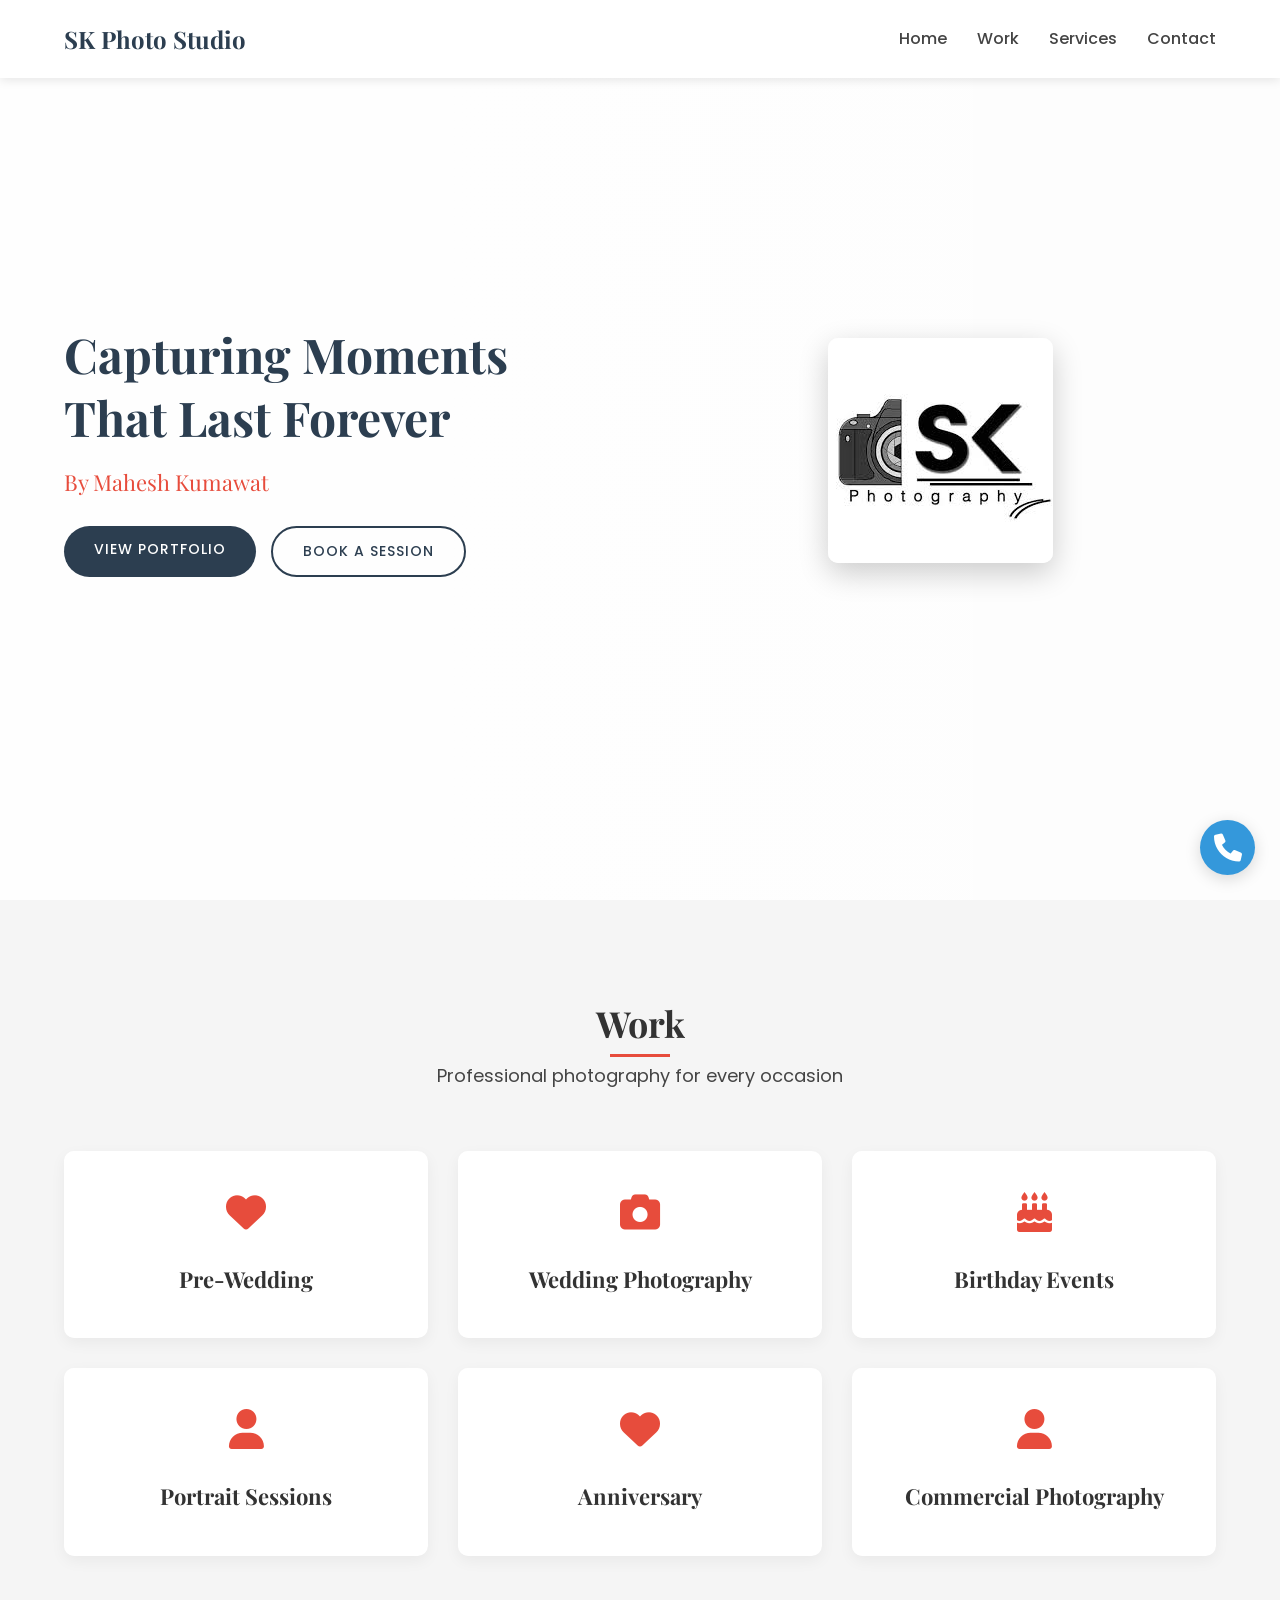
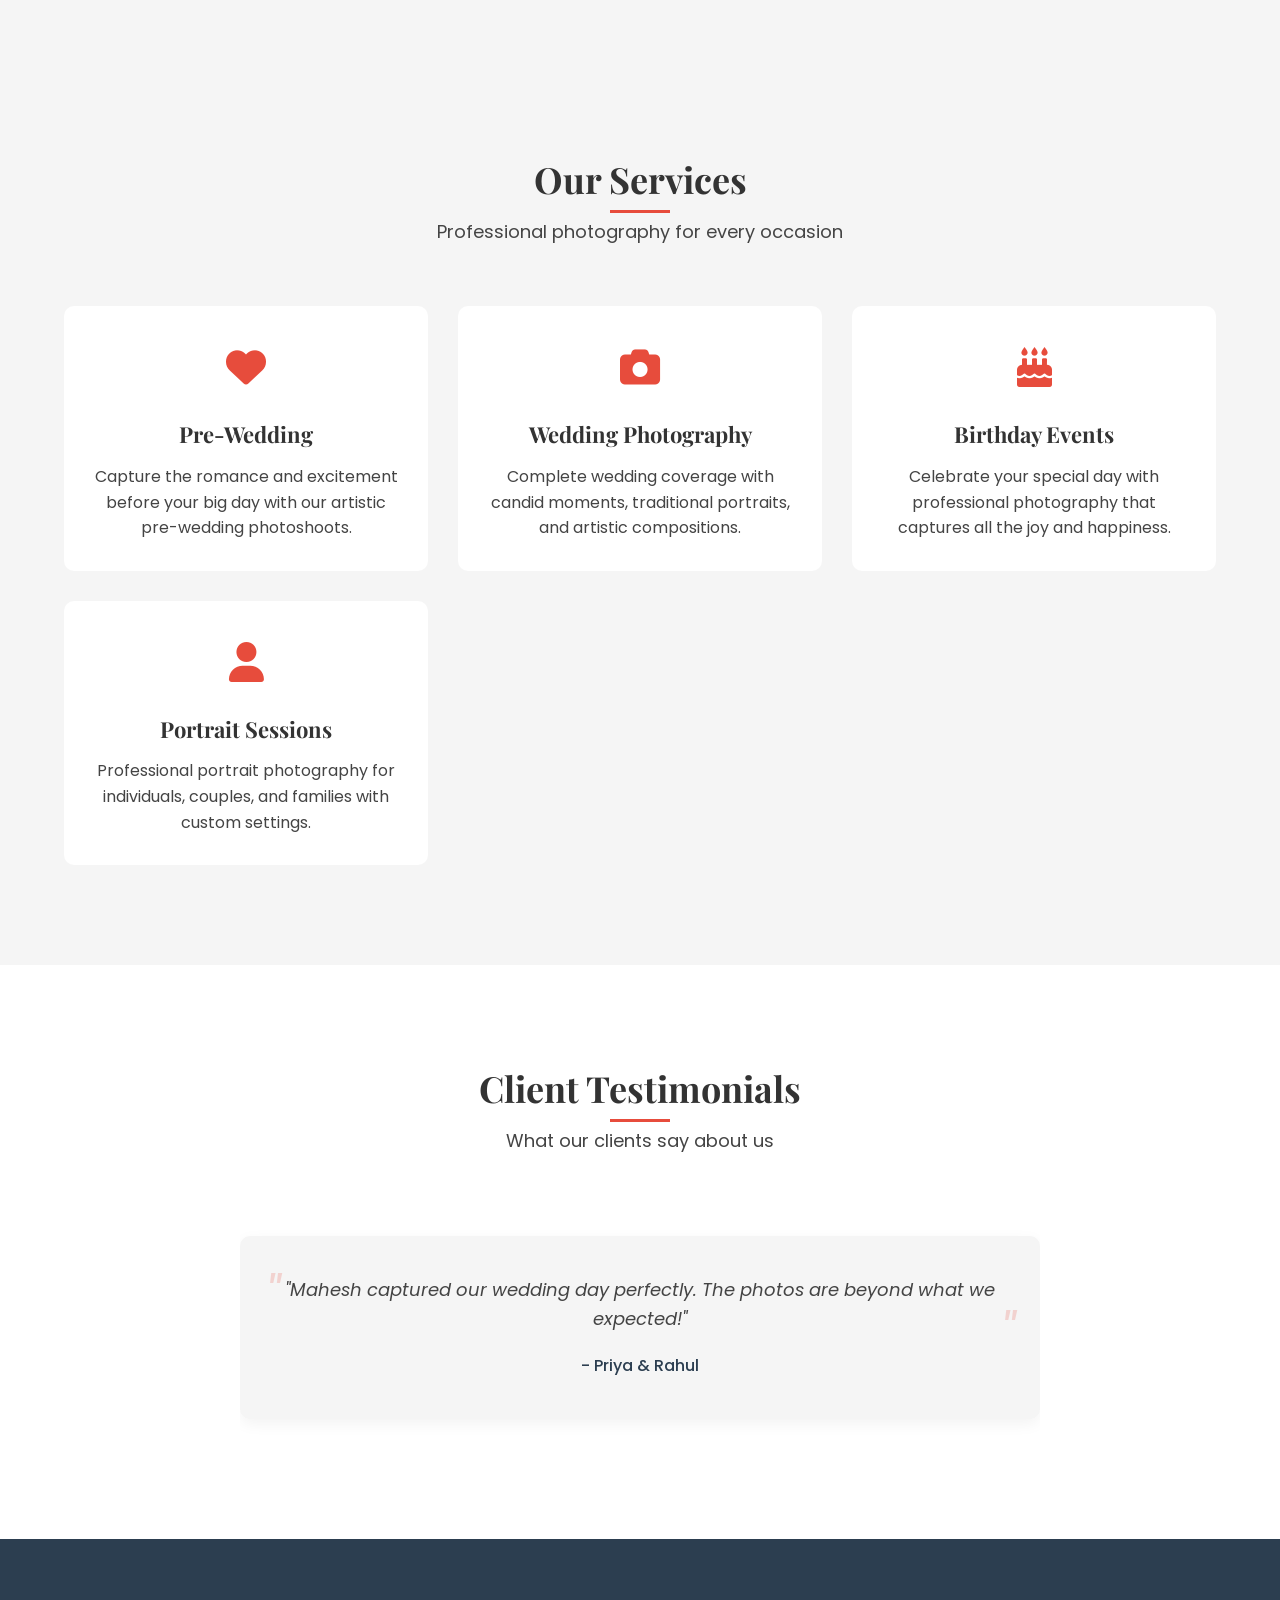
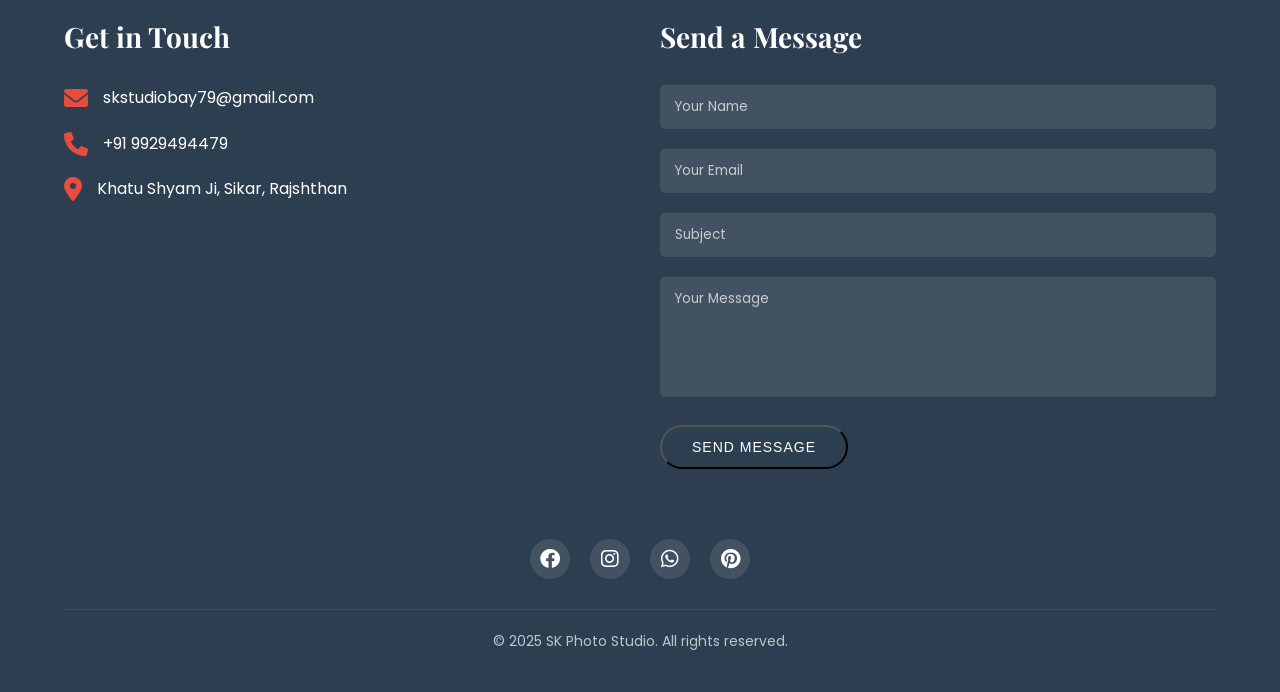
<file: index.html>
<!DOCTYPE html>
<html lang="en">

<head>
    <meta charset="UTF-8">
    <meta http-equiv="X-UA-Compatible" content="IE=edge">
    <meta name="viewport" content="width=device-width, initial-scale=1.0">
    <meta name="google-site-verification" content="wzq6SYJxCl72VPTuRsrqrJfI-47xOj4T1maa8QBBfvc" />
    <title>SK Studio Baya | Wedding Photography</title>
    <meta charset="UTF-8">
    <meta name="viewport" content="width=device-width, initial-scale=1.0">
    <meta name="description" content="SK Studio Baya - Wedding Photography, Pre Wedding, Cinematic Video, Album Design">
    <meta name="keywords" content="SK Studio Baya, sk studio, sk studio baya, Sk studio, skstudio, sk photos, sk filams, Wedding Photography, Photographer, Baya">
    <meta name="robots" content="index, follow">
    <link rel="canonical" href="https://skstudiobaya.vercel.app/">
    <link rel="stylesheet" href="style.css">
    <link rel="stylesheet" href="https://cdnjs.cloudflare.com/ajax/libs/font-awesome/6.0.0/css/all.min.css">
</head>

<body>
    <header>
        <nav class="navbar">
            <div class="logo">SK Photo Studio</div>
            <ul class="nav-links">
                <li><a href="#hero">Home</a></li>
                <li><a href="#work">Work</a></li>
                <li><a href="#services">Services</a></li>
                <li><a href="#contact">Contact</a></li>
            </ul>
            <div class="hamburger">
                <span></span>
                <span></span>
                <span></span>
            </div>
        </nav>
    </header>

    <main>
        <section id="hero" class="hero-section">
            <div class="hero-content">
                <h1>Capturing Moments That Last Forever</h1>
                <h2>By Mahesh Kumawat</h2>
                <div class="hero-buttons">
                    <a href="#portfolio" class="btn primary-btn">View Portfolio</a>
                    <a href="#contact" class="btn secondary-btn">Book a Session</a>
                </div>
            </div>
            <div class="hero-image">
                <img src="camera.jpg" alt="Professional camera">
            </div>
        </section>

        <section id="work" class="services-section">
            <div class="section-header">
                <h2>Work</h2>
                <p>Professional photography for every occasion</p>
            </div>

            <div class="services-container">
                <a href="pre.html" target="_blank">
                    <div class="service-card">
                        <div class="icon"><i class="fas fa-heart"></i></div>
                        <h3>Pre-Wedding</h3>
                    </div>
                </a>
                <a href="wedding.html" target="_blank">
                    <div class="service-card">
                        <div class="icon"><i class="fas fa-camera"></i></div>
                        <h3>Wedding Photography</h3>
                    </div>
                </a>
                <a href="birthday.html" target="_blank">
                    <div class="service-card">
                        <div class="icon"><i class="fas fa-birthday-cake"></i></div>
                        <h3>Birthday Events</h3>
                    </div>
                </a>
                <a href="portrait.html" target="_blank">
                    <div class="service-card">
                        <div class="icon"><i class="fas fa-user"></i></div>
                        <h3>Portrait Sessions</h3>
                    </div>
                </a>
                <a href="anniversary.html" target="_blank">
                    <div class="service-card">
                        <div class="icon"><i class="fas fa-heart"></i></div>
                        <h3>Anniversary</h3>
                    </div>
                </a>
                 <a href="commercial.html" target="_blank">
                    <div class="service-card">
                        <div class="icon"><i class="fas fa-user"></i></div>
                        <h3>Commercial Photography</h3>
                    </div>
                </a>
            </div>
        </section>
        <section id="services" class="services-section">
            <div class="section-header">
                <h2>Our Services</h2>
                <p>Professional photography for every occasion</p>
            </div>

            <div class="services-container">
                <div class="service-card">
                    <div class="icon"><i class="fas fa-heart"></i></div>
                    <h3>Pre-Wedding</h3>
                    <p>Capture the romance and excitement before your big day with our artistic pre-wedding photoshoots.
                    </p>
                </div>
                <div class="service-card">
                    <div class="icon"><i class="fas fa-camera"></i></div>
                    <h3>Wedding Photography</h3>
                    <p>Complete wedding coverage with candid moments, traditional portraits, and artistic compositions.
                    </p>
                </div>
                <div class="service-card">
                    <div class="icon"><i class="fas fa-birthday-cake"></i></div>
                    <h3>Birthday Events</h3>
                    <p>Celebrate your special day with professional photography that captures all the joy and happiness.
                    </p>
                </div>
                <div class="service-card">
                    <div class="icon"><i class="fas fa-user"></i></div>
                    <h3>Portrait Sessions</h3>
                    <p>Professional portrait photography for individuals, couples, and families with custom settings.
                    </p>
                </div>
            </div>
        </section>

        <section id="testimonials" class="testimonials-section">
            <div class="section-header">
                <h2>Client Testimonials</h2>
                <p>What our clients say about us</p>
            </div>

            <div class="testimonial-slider">
                <div class="testimonial">
                    <div class="quote">"Mahesh captured our wedding day perfectly. The photos are beyond what we
                        expected!"</div>
                    <div class="client">- Priya & Rahul</div>
                </div>
                <div class="testimonial">
                    <div class="quote">"The pre-wedding photoshoot was amazing. Professional, creative and so much fun!"
                    </div>
                    <div class="client">- Meera & Ajay</div>
                </div>
                <div class="testimonial">
                    <div class="quote">"SK Photo Studio delivered exceptional photos for our corporate event. Highly
                        recommended!"</div>
                    <div class="client">- Tech Solutions Ltd</div>
                </div>
            </div>
        </section>
    </main>

    <footer id="contact" class="contact-section">
        <div class="contact-container">
            <div class="contact-info">
                <h2>Get in Touch</h2>
                <div class="info-item">
                    <i class="fas fa-envelope"></i>
                    <p>skstudiobay79@gmail.com</p>
                </div>
                <div class="info-item">
                    <i class="fas fa-phone"></i>
                    <p>+91 9929494479</p>
                </div>
                <div class="info-item">
                    <i class="fas fa-map-marker-alt"></i>
                    <p>Khatu Shyam Ji, Sikar, Rajshthan</p>
                </div>
            </div>
            <div class="contact-form">
                <h2>Send a Message</h2>
                <form id="contactForm" action="https://api.web3forms.com/submit" method="POST">
                    <input type="hidden" name="access_key" value="7455a74b-efa6-48df-87e2-4ef5af4d7d85">
                    <div class="form-group">
                        <input name="name" type="text" id="name" placeholder="Your Name" required>
                    </div>
                    <div class="form-group">
                        <input name="email" type="email" id="email" placeholder="Your Email" required>
                    </div>
                    <div class="form-group">
                        <input name="subject" type="text" id="subject" placeholder="Subject" required>
                    </div>
                    <div class="form-group">
                        <textarea name="message" id="message" placeholder="Your Message" required></textarea>
                    </div>
                    <button type="submit" class="btn primary-btn">Send Message</button>
                    <div id="formStatus" style="margin-top:10px;"></div>
                </form>
            </div>
        </div>
        <div class="social-links">
            <a href="https://www.facebook.com/mahesh.sk.794"><i class="fab fa-facebook"></i></a>
            <a href="https://www.instagram.com/sk_studio__official?igsh=MWwzZjhxYjd3OHpmdg=="><i class="fab fa-instagram"></i></a>
            <!-- WhatsApp button -->
            <a href="https://wa.me/919929494479" target="_blank"><i class="fab fa-whatsapp"></i></a>
            <a href="https://www.pinterest.com/skstudiobay79/"><i class="fab fa-pinterest"></i></a>
        </div>
        <div class="copyright">
            <p>&copy; 2025 SK Photo Studio. All rights reserved.</p>
        </div>
    </footer>

    <!-- Floating Call Button -->
<a href="tel:+919929494479" class="floating-call-btn" title="Call Now">
    <i class="fas fa-phone"></i>
</a>
    <script src="script.js"></script>
    <script>
document.getElementById('contactForm').addEventListener('submit', async function(e) {
    e.preventDefault();
    const form = e.target;
    const formData = new FormData(form);
    const status = document.getElementById('formStatus');
    status.textContent = "Sending...";
    try {
        const response = await fetch(form.action, {
            method: 'POST',
            body: formData
        });
        if (response.ok) {
            status.textContent = "Message sent successfully!";
            status.style.color = "green";
            form.reset();
        } else {
            status.textContent = "Error sending message. Please try again.";
            status.style.color = "red";
        }
    } catch (err) {
        status.textContent = "Network error. Please try again.";
        status.style.color = "red";
    }
});
</script>
</body>


</html>
</file>
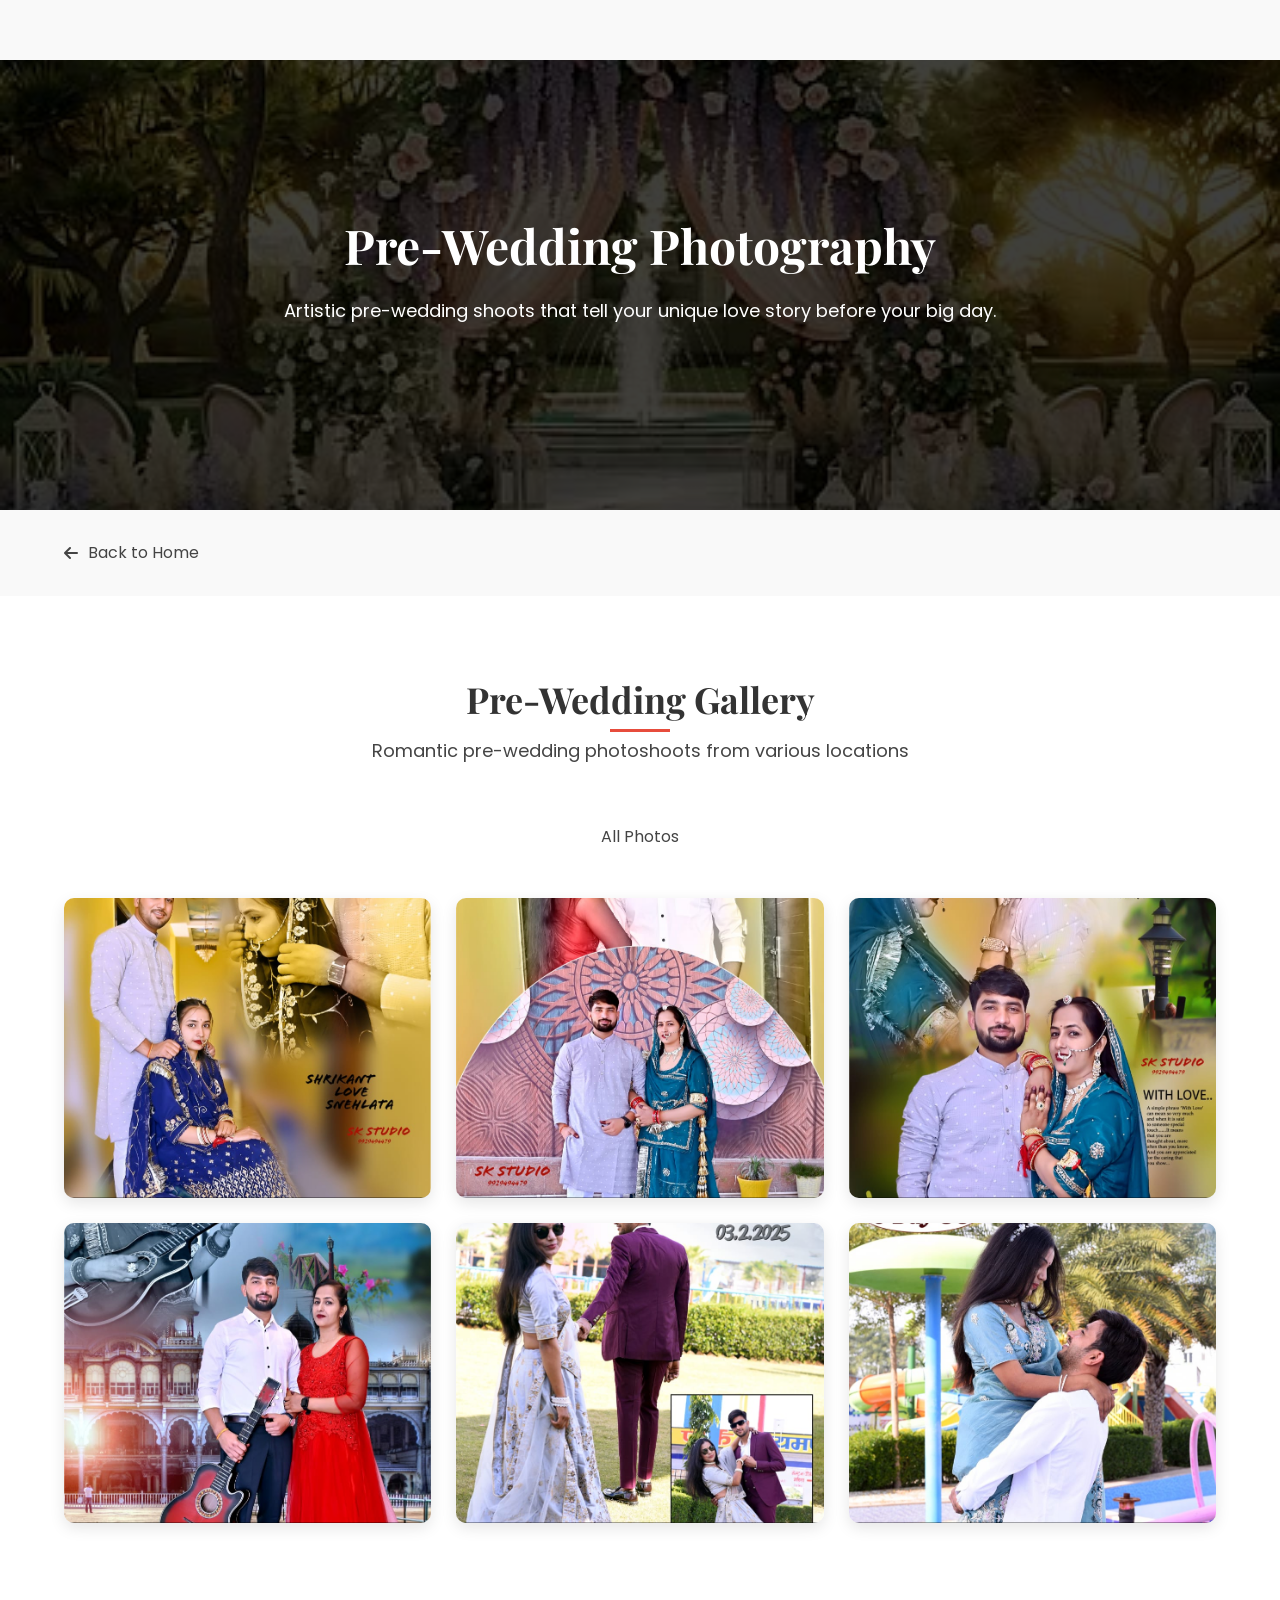
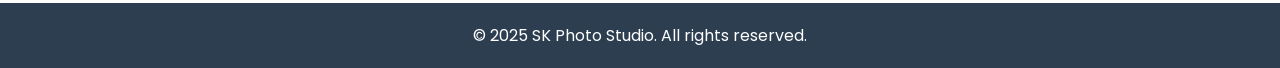
<file: pre.html>
<!DOCTYPE html>
<html lang="en">

<head>
    <meta charset="UTF-8">
    <meta http-equiv="X-UA-Compatible" content="IE=edge">
    <meta name="viewport" content="width=device-width, initial-scale=1.0">
    <title>Pre-Wedding Photography Gallery | SK Photo Studio</title>
    <link rel="stylesheet" href="gallery.css">
    <link rel="stylesheet" href="https://cdnjs.cloudflare.com/ajax/libs/font-awesome/6.0.0/css/all.min.css">
</head>

<body>
    <main>
        <div class="gallery-header" style="background-image: linear-gradient(rgba(0,0,0,0.5), rgba(0,0,0,0.5)), url('pre weddding.jpg');">
            <div class="gallery-header-content">
                <h1>Pre-Wedding Photography</h1>
                <p>Artistic pre-wedding shoots that tell your unique love story before your big day.</p>
            </div>
        </div>

        <a href="index.html" class="back-btn">
            <i class="fas fa-arrow-left"></i> Back to Home
        </a>

        <section class="gallery-section">
            <div class="section-header">
                <h2>Pre-Wedding Gallery</h2>
                <p>Romantic pre-wedding photoshoots from various locations</p>
            </div>

            <div class="gallery-filter">
                <div class="filter-btn">All Photos</div>
            </div>

            <div class="gallery-grid">
                <div class="gallery-item">
                    <img src="pre1.jpeg" alt="Mountain pre-wedding">
                    <div class="overlay">
                        <h3>Mountain Romance</h3>
                        <p>Beautiful outdoor pre-wedding shoot with mountain backdrop</p>
                    </div>
                </div>
                <div class="gallery-item">
                    <img src="pre2.jpeg" alt="Nature setting">
                    <div class="overlay">
                        <h3>Natural Beauty</h3>
                        <p>Pre-wedding photoshoot in a serene natural setting</p>
                    </div>
                </div>
                <div class="gallery-item">
                    <img src="pre3.jpeg" alt="Themed photoshoot">
                    <div class="overlay">
                        <h3>Traditional Elegance</h3>
                        <p>Pre-wedding shoot with traditional attires and settings</p>
                    </div>
                </div>
                <div class="gallery-item">
                    <img src="pre4.jpeg" alt="Studio portrait">
                    <div class="overlay">
                        <h3>Studio Glamour</h3>
                        <p>Professional studio lighting for elegant portraits</p>
                    </div>
                </div>
                <div class="gallery-item">
                    <img src="pre5.jpeg" alt="Architectural backdrop">
                    <div class="overlay">
                        <h3>Urban Romance</h3>
                        <p>City-themed pre-wedding shoot with architectural elements</p>
                    </div>
                </div>
                <div class="gallery-item">
                    <img src="pre6.jpeg" alt="Photography props">
                    <div class="overlay">
                        <h3>Behind the Scenes</h3>
                        <p>Creative studio setup with photography elements</p>
                    </div>
                </div>
            </div>
        </section>
    </main>

    <footer>
        <p>&copy; 2025 SK Photo Studio. All rights reserved.</p>
    </footer>

</body>


</html>
</file>
<file: style.css>
@import url('https://fonts.googleapis.com/css2?family=Playfair+Display:wght@400;500;700&family=Poppins:wght@300;400;500;600&display=swap');

:root {
    --primary-color: #2c3e50;
    --secondary-color: #e74c3c;
    --accent-color: #3498db;
    --light-color: #f9f9f9;
    --dark-color: #333;
    --text-color: #444;
    --heading-font: 'Playfair Display', serif;
    --body-font: 'Poppins', sans-serif;
    --transition: all 0.3s ease;
}

* {
    margin: 0;
    padding: 0;
    box-sizing: border-box;
}

html {
    scroll-behavior: smooth;
}

body {
    font-family: var(--body-font);
    line-height: 1.6;
    color: var(--text-color);
    background-color: var(--light-color);
}

h1, h2, h3, h4 {
    font-family: var(--heading-font);
    line-height: 1.3;
    color: var(--dark-color);
}

img {
    max-width: 100%;
    height: auto;
    display: block;
}

a {
    text-decoration: none;
    color: inherit;
}

ul {
    list-style: none;
}

.btn {
    display: inline-block;
    padding: 12px 30px;
    border-radius: 30px;
    font-weight: 500;
    text-transform: uppercase;
    letter-spacing: 1px;
    font-size: 14px;
    transition: var(--transition);
    cursor: pointer;
}

.primary-btn {
    background-color: var(--primary-color);
    color: white;
}

.primary-btn:hover {
    background-color: var(--dark-color);
    transform: translateY(-3px);
}

.secondary-btn {
    background-color: transparent;
    color: var(--primary-color);
    border: 2px solid var(--primary-color);
}

.secondary-btn:hover {
    background-color: var(--primary-color);
    color: white;
    transform: translateY(-3px);
}

/* Navbar Styles */
.navbar {
    display: flex;
    justify-content: space-between;
    align-items: center;
    padding: 20px 5%;
    position: fixed;
    width: 100%;
    z-index: 1000;
    background-color: rgba(255, 255, 255, 0.95);
    box-shadow: 0 2px 10px rgba(0, 0, 0, 0.1);
    transition: var(--transition);
}

.navbar.scrolled {
    padding: 15px 5%;
}

.logo {
    font-family: var(--heading-font);
    font-size: 24px;
    font-weight: 700;
    color: var(--primary-color);
}

.nav-links {
    display: flex;
    gap: 30px;
}

.nav-links a {
    position: relative;
    font-weight: 500;
    transition: var(--transition);
}

.nav-links a:after {
    content: '';
    position: absolute;
    width: 0;
    height: 2px;
    background-color: var(--secondary-color);
    bottom: -5px;
    left: 0;
    transition: var(--transition);
}

.nav-links a:hover {
    color: var(--secondary-color);
}

.nav-links a:hover:after {
    width: 100%;
}

.hamburger {
    display: none;
    flex-direction: column;
    gap: 5px;
    cursor: pointer;
}

.hamburger span {
    width: 30px;
    height: 3px;
    background-color: var(--primary-color);
    transition: var(--transition);
}

/* Hero Section */
.hero-section {
    height: 100vh;
    display: flex;
    align-items: center;
    padding: 0 5%;
    background: linear-gradient(to right, rgba(255,255,255,0.9), rgba(255,255,255,0.7)), 
                url('https://i.pinimg.com/originals/a2/9d/cb/a29dcb840b9ee57ccb92b0acd0e6949c.jpg   ') no-repeat center/cover;
}

.hero-content {
    flex: 1;
    padding-right: 50px;
}

.hero-content h1 {
    font-size: 48px;
    margin-bottom: 20px;
    color: var(--primary-color);
}

.hero-content h2 {
    font-size: 22px;
    font-weight: 400;
    margin-bottom: 30px;
    color: var(--secondary-color);
}

.hero-buttons {
    display: flex;
    gap: 15px;
}

.hero-image {
    flex: 1;
    display: flex;
    justify-content: center;
    align-items: center;
}

.hero-image img {
    max-width: 90%;
    border-radius: 10px;
    box-shadow: 0 10px 30px rgba(0, 0, 0, 0.2);
    transition: var(--transition);
}

.hero-image img:hover {
    transform: scale(1.02);
}

/* Section Styles */
section {
    padding: 100px 5%;
}

.section-header {
    text-align: center;
    margin-bottom: 60px;
}

.section-header h2 {
    font-size: 36px;
    position: relative;
    display: inline-block;
    margin-bottom: 15px;
}

.section-header h2:after {
    content: '';
    position: absolute;
    width: 60px;
    height: 3px;
    background-color: var(--secondary-color);
    bottom: -10px;
    left: 50%;
    transform: translateX(-50%);
}

.section-header p {
    color: var(--text-color);
    font-size: 18px;
}

/* Portfolio Section */
.portfolio-section {
    background-color: white;
}

.portfolio-filter {
    display: flex;
    justify-content: center;
    gap: 15px;
    margin-bottom: 40px;
}

.filter-btn {
    background: transparent;
    border: none;
    padding: 8px 20px;
    border-radius: 30px;
    cursor: pointer;
    font-family: var(--body-font);
    font-size: 16px;
    transition: var(--transition);
}

.filter-btn:hover, .filter-btn.active {
    background-color: var(--primary-color);
    color: white;
}

.gallery-grid {
    display: grid;
    grid-template-columns: repeat(auto-fill, minmax(300px, 1fr));
    gap: 25px;
}

.gallery-item {
    position: relative;
    overflow: hidden;
    border-radius: 10px;
    box-shadow: 0 5px 15px rgba(0,0,0,0.1);
    transition: var(--transition);
}

.gallery-item img {
    width: 100%;
    height: 300px;
    object-fit: cover;
    transition: var(--transition);
}

.overlay {
    position: absolute;
    bottom: 0;
    left: 0;
    right: 0;
    background-color: rgba(0, 0, 0, 0.7);
    padding: 20px;
    color: white;
    transform: translateY(100%);
    transition: var(--transition);
}

.gallery-item:hover .overlay {
    transform: translateY(0);
}

.gallery-item:hover img {
    transform: scale(1.1);
}

.overlay h3 {
    color: white;
    margin-bottom: 10px;
}

/* Services Section */
.services-section {
    background-color: #f5f5f5;
}

.services-container {
    display: grid;
    grid-template-columns: repeat(auto-fill, minmax(300px, 1fr));
    gap: 30px;
}

/* Updated styling for anchor tags in services-container */
.services-container a {
    display: block;
    text-decoration: none;
    border-radius: 10px;
    overflow: hidden;
    transition: var(--transition);
    position: relative;
    color: var(--primary-color);
    box-shadow: 0 5px 15px rgba(0,0,0,0.05);
    background: linear-gradient(145deg, #ffffff, #f0f0f0);
}

.services-container a:hover {
    transform: translateY(-10px);
    box-shadow: 0 15px 30px rgba(0, 0, 0, 0.15);
    color: var(--secondary-color);
}

.services-container a::before {
    content: '';
    position: absolute;
    top: 0;
    left: 0;
    width: 100%;
    height: 0;
    background: linear-gradient(to bottom, rgba(231, 76, 60, 0.1), transparent);
    transition: var(--transition);
    z-index: 1;
}

.services-container a:hover::before {
    height: 100%;
}

.services-container a::after {
    content: '';
    position: absolute;
    bottom: 0;
    left: 50%;
    transform: translateX(-50%);
    width: 0;
    height: 3px;
    background-color: var(--secondary-color);
    transition: var(--transition);
}

.services-container a:hover::after {
    width: 80%;
}

.service-card {
    background-color: white;
    padding: 30px;
    border-radius: 10px;
    text-align: center;
    transition: var(--transition);
    position: relative;
    z-index: 2;
}

.service-card:hover {
    transform: translateY(-10px);
    box-shadow: 0 15px 30px rgba(0,0,0,0.1);
}

.icon {
    font-size: 40px;
    color: var(--secondary-color);
    margin-bottom: 20px;
}

.service-card h3 {
    margin-bottom: 15px;
    font-size: 22px;
}

/* Testimonials Section */
.testimonials-section {
    background-color: white;
}

.testimonial-slider {
    max-width: 800px;
    margin: 0 auto;
    display: flex;
    overflow-x: auto;
    scroll-snap-type: x mandatory;
    gap: 30px;
    padding: 20px 0;
}

.testimonial {
    min-width: 100%;
    scroll-snap-align: start;
    background-color: #f5f5f5;
    padding: 40px;
    border-radius: 10px;
    box-shadow: 0 5px 15px rgba(0,0,0,0.05);
    text-align: center;
}

/* New styling for anchor tags in testimonial slider */
.testimonial-slider a {
    display: inline-block;
    color: var(--primary-color);
    font-weight: 500;
    position: relative;
    padding: 2px 4px;
    transition: var(--transition);
    text-decoration: none;
    border-bottom: 1px dashed var(--secondary-color);
}

.testimonial-slider a:hover {
    color: var(--secondary-color);
    background-color: rgba(231, 76, 60, 0.05);
    border-bottom: 1px solid var(--secondary-color);
}

.testimonial-slider a::after {
    content: '→';
    position: absolute;
    opacity: 0;
    right: -12px;
    top: 50%;
    transform: translateY(-50%);
    transition: var(--transition);
}

.testimonial-slider a:hover::after {
    opacity: 1;
    right: -20px;
}

.quote {
    font-size: 18px;
    font-style: italic;
    margin-bottom: 20px;
    position: relative;
}

.quote:before, .quote:after {
    content: '"';
    font-size: 50px;
    color: var(--secondary-color);
    opacity: 0.2;
    position: absolute;
}

.quote:before {
    top: -20px;
    left: -15px;
}

.quote:after {
    bottom: -40px;
    right: -15px;
}

.client {
    font-weight: 500;
    color: var(--primary-color);
}

/* Contact Section */
.contact-section {
    background-color: var(--primary-color);
    color: white;
    padding: 80px 5% 40px;
}

.contact-container {
    display: grid;
    grid-template-columns: repeat(auto-fit, minmax(300px, 1fr));
    gap: 40px;
    margin-bottom: 60px;
}

.contact-info h2, .contact-form h2 {
    color: white;
    margin-bottom: 30px;
    font-size: 28px;
}

.info-item {
    display: flex;
    align-items: center;
    margin-bottom: 20px;
}

.info-item i {
    font-size: 24px;
    margin-right: 15px;
    color: var(--secondary-color);
}

.form-group {
    margin-bottom: 20px;
}

.form-group input, .form-group textarea {
    width: 100%;
    padding: 12px 15px;
    border: none;
    border-radius: 5px;
    background-color: rgba(255, 255, 255, 0.1);
    color: white;
    font-family: var(--body-font);
}

.form-group input::placeholder, .form-group textarea::placeholder {
    color: rgba(255, 255, 255, 0.7);
}

.form-group textarea {
    height: 120px;
    resize: none;
}

.social-links {
    display: flex;
    justify-content: center;
    gap: 20px;
    margin-bottom: 30px;
}

.social-links a {
    width: 40px;
    height: 40px;
    border-radius: 50%;
    background-color: rgba(255, 255, 255, 0.1);
    display: flex;
    justify-content: center;
    align-items: center;
    transition: var(--transition);
}

.social-links a:hover {
    background-color: var(--secondary-color);
    transform: translateY(-5px);
}

.social-links i {
    font-size: 20px;
    color: white;
}

.copyright {
    text-align: center;
    padding-top: 20px;
    border-top: 1px solid rgba(255, 255, 255, 0.1);
    font-size: 14px;
    opacity: 0.7;
}

/* Floating Call Button */
.floating-call-btn {
    position: fixed;
    bottom: 25px;
    right: 25px;
    z-index: 2000;
    background: var(--accent-color); /* Blue color */
    color: #fff;
    border-radius: 50%;
    width: 55px;
    height: 55px;
    display: flex;
    align-items: center;
    justify-content: center;
    font-size: 28px;
    box-shadow: 0 4px 16px rgba(0,0,0,0.15);
    transition: background 0.3s;
}
.floating-call-btn:hover {
    background: #217dbb; /* Darker blue on hover */
    color: #fff;
}

/* Responsive Styles */
@media (max-width: 992px) {
    .hero-section {
        flex-direction: column;
        text-align: center;
        padding-top: 100px;
    }
    
    .hero-content {
        padding-right: 0;
        margin-bottom: 50px;
    }
    
    .hero-buttons {
        justify-content: center;
    }
    
    .nav-links {
        position: fixed;
        top: 70px;
        left: 0;
        width: 100%;
        background-color: white;
        flex-direction: column;
        padding: 20px 0;
        gap: 15px;
        text-align: center;
        transform: translateY(-100%);
        opacity: 0;
        pointer-events: none;
        transition: var(--transition);
        box-shadow: 0 10px 15px rgba(0,0,0,0.1);
    }
    
    .nav-links.active {
        transform: translateY(0);
        opacity: 1;
        pointer-events: all;
    }
    
    .hamburger {
        display: flex;
    }
}

@media (max-width: 768px) {
    section {
        padding: 70px 5%;
    }
    
    .hero-content h1 {
        font-size: 36px;
    }
    
    .section-header h2 {
        font-size: 30px;
    }
    
    .gallery-grid {
        grid-template-columns: repeat(auto-fill, minmax(250px, 1fr));
    }
    
    .services-container {
        grid-template-columns: repeat(auto-fill, minmax(250px, 1fr));
        gap: 20px;
    }
}

@media (max-width: 576px) {
    .hero-buttons {
        flex-direction: column;
        gap: 15px;
    }
    
    .btn {
        display: block;
        width: 100%;
    }
    
    .portfolio-filter {
        flex-wrap: wrap;
    }
    
    .services-container {
        grid-template-columns: 1fr;
        gap: 15px;
    }
}
</file>
<file: gallery.css>
/* Gallery Page Styles */
@import url('https://fonts.googleapis.com/css2?family=Playfair+Display:wght@400;500;700&family=Poppins:wght@300;400;500;600&display=swap');

:root {
    --primary-color: #2c3e50;
    --secondary-color: #e74c3c;
    --accent-color: #3498db;
    --light-color: #f9f9f9;
    --dark-color: #333;
    --text-color: #444;
    --heading-font: 'Playfair Display', serif;
    --body-font: 'Poppins', sans-serif;
    --transition: all 0.3s ease;
}

/* Reset for gallery pages */
* {
    margin: 0;
    padding: 0;
    box-sizing: border-box;
}

body {
    font-family: var(--body-font);
    line-height: 1.6;
    color: var(--text-color);
    background-color: var(--light-color);
}

h1, h2, h3, h4 {
    font-family: var(--heading-font);
    line-height: 1.3;
    color: var(--dark-color);
}

img {
    max-width: 100%;
    height: auto;
    display: block;
}

a {
    text-decoration: none;
    color: inherit;
}

/* Navbar */
.navbar {
    display: flex;
    justify-content: space-between;
    align-items: center;
    padding: 20px 5%;
    position: fixed;
    width: 100%;
    z-index: 1000;
    background-color: rgba(255, 255, 255, 0.95);
    box-shadow: 0 2px 10px rgba(0, 0, 0, 0.1);
    transition: var(--transition);
}

.navbar.scrolled {
    padding: 15px 5%;
}

.logo {
    font-family: var(--heading-font);
    font-size: 24px;
    font-weight: 700;
    color: var(--primary-color);
}

.nav-links {
    display: flex;
    gap: 30px;
}

.nav-links a {
    position: relative;
    font-weight: 500;
    transition: var(--transition);
}

.nav-links a:after {
    content: '';
    position: absolute;
    width: 0;
    height: 2px;
    background-color: var(--secondary-color);
    bottom: -5px;
    left: 0;
    transition: var(--transition);
}

.nav-links a:hover {
    color: var(--secondary-color);
}

.nav-links a:hover:after {
    width: 100%;
}

/* Gallery Header */
.gallery-header {
    height: 50vh;
    display: flex;
    align-items: center;
    justify-content: center;
    text-align: center;
    background-size: cover;
    background-position: center;
    background-repeat: no-repeat;
    position: relative;
    padding: 0 5%;
    margin-top: 60px;
}

.gallery-header::before {
    content: '';
    position: absolute;
    top: 0;
    left: 0;
    width: 100%;
    height: 100%;
    background: rgba(0, 0, 0, 0.5);
}

.gallery-header-content {
    position: relative;
    z-index: 1;
    color: white;
    max-width: 800px;
}

.gallery-header-content h1 {
    font-size: 48px;
    margin-bottom: 20px;
    color: white;
}

.gallery-header-content p {
    font-size: 18px;
    margin-bottom: 30px;
}

/* Gallery Grid */
.gallery-section {
    padding: 80px 5%;
    background-color: white;
}

.section-header {
    text-align: center;
    margin-bottom: 50px;
}

.section-header h2 {
    font-size: 36px;
    position: relative;
    display: inline-block;
    margin-bottom: 15px;
}

.section-header h2:after {
    content: '';
    position: absolute;
    width: 60px;
    height: 3px;
    background-color: var(--secondary-color);
    bottom: -10px;
    left: 50%;
    transform: translateX(-50%);
}

.section-header p {
    color: var(--text-color);
    font-size: 18px;
}

.gallery-filter {
    display: flex;
    justify-content: center;
    gap: 15px;
    margin-bottom: 40px;
    flex-wrap: wrap;
}

.filter-btn {
    background: transparent;
    border: none;
    padding: 8px 20px;
    border-radius: 30px;
    cursor: pointer;
    font-family: var(--body-font);
    font-size: 16px;
    transition: var(--transition);
}

.filter-btn:hover, .filter-btn.active {
    background-color: var(--primary-color);
    color: white;
}

.gallery-grid {
    display: grid;
    grid-template-columns: repeat(auto-fill, minmax(300px, 1fr));
    gap: 25px;
}

.gallery-item {
    position: relative;
    overflow: hidden;
    border-radius: 10px;
    box-shadow: 0 5px 15px rgba(0,0,0,0.1);
    transition: var(--transition);
}

.gallery-item img {
    width: 100%;
    height: 300px;
    object-fit: cover;
    transition: var(--transition);
}

.overlay {
    position: absolute;
    bottom: 0;
    left: 0;
    right: 0;
    background-color: rgba(0, 0, 0, 0.7);
    padding: 20px;
    color: white;
    transform: translateY(100%);
    transition: var(--transition);  
}

.gallery-item:hover .overlay {
    transform: translateY(0);
}

.gallery-item:hover img {
    transform: scale(1.1);
}

.overlay h3 {
    color: white;
    margin-bottom: 10px;
}

/* Button Styles */
.btn {
    display: inline-block;
    padding: 12px 30px;
    border-radius: 30px;
    font-weight: 500;
    text-transform: uppercase;
    letter-spacing: 1px;
    font-size: 14px;
    transition: var(--transition);
    cursor: pointer;
}

.primary-btn {
    background-color: var(--primary-color);
    color: white;
}

.primary-btn:hover {
    background-color: var(--dark-color);
    transform: translateY(-3px);
}

.back-btn {
    display: flex;
    align-items: center;
    gap: 10px;
    margin: 30px 5%;
}

.back-btn i {
    font-size: 16px;
}

/* Footer */
footer {
    background-color: var(--primary-color);
    color: white;
    padding: 20px 5%;
    text-align: center;
}

/* Responsive styles */
@media (max-width: 992px) {
    .gallery-header-content h1 {
        font-size: 36px;
    }
}

@media (max-width: 768px) {
    .gallery-section {
        padding: 60px 5%;
    }
    
    .gallery-grid {
        grid-template-columns: repeat(auto-fill, minmax(250px, 1fr));
    }
    
    .section-header h2 {
        font-size: 30px;
    }
}

@media (max-width: 576px) {
    .gallery-filter {
        flex-wrap: wrap;
    }
    
    .gallery-header-content h1 {
        font-size: 28px;
    }
    
    .gallery-header {
        height: 40vh;
    }
}
</file>
